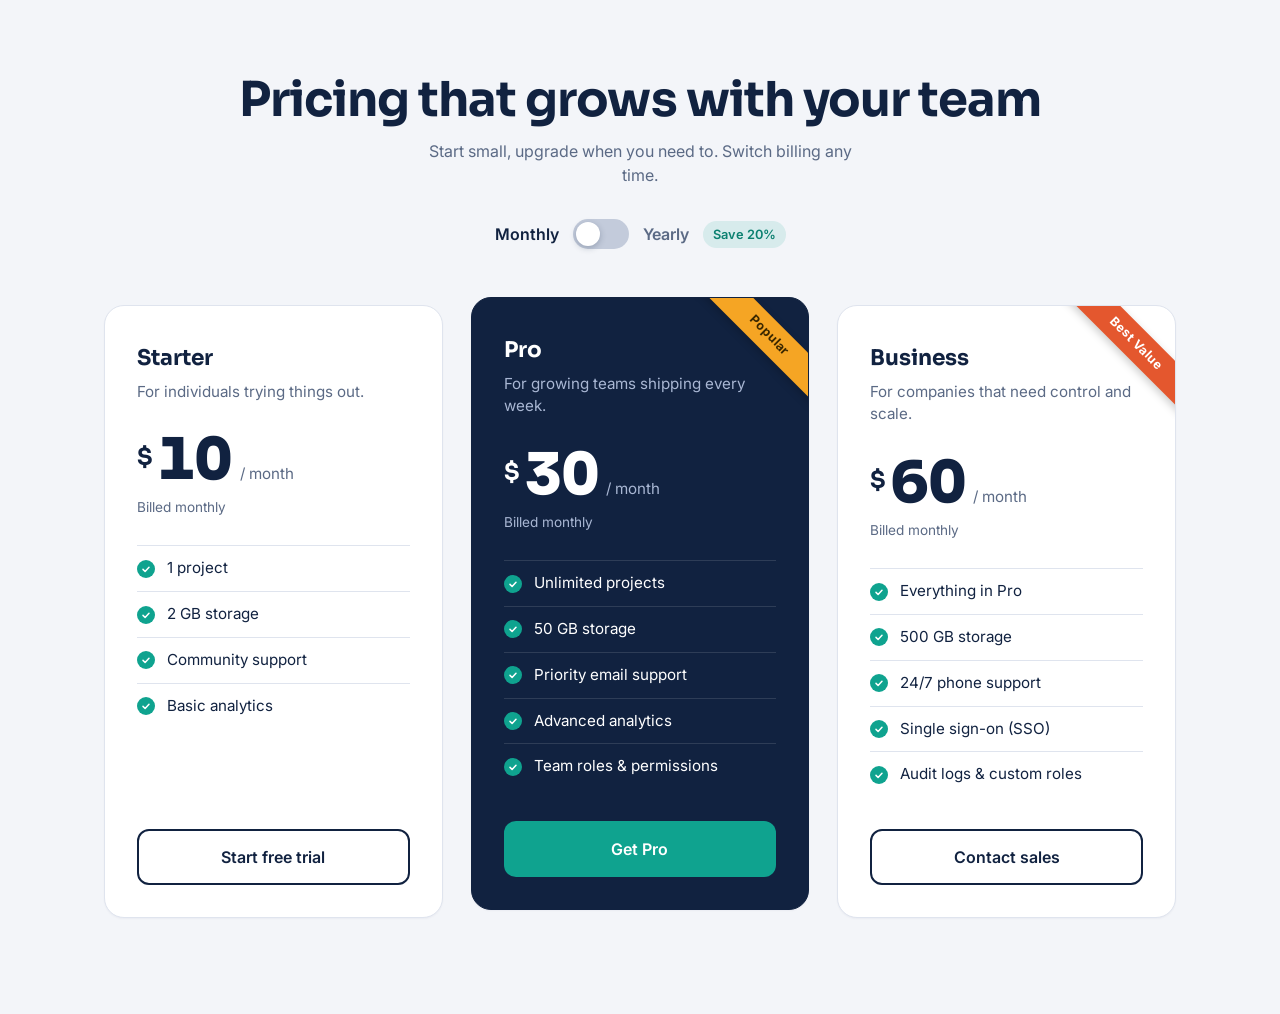
<file: Task-3/index.html>
<!DOCTYPE html>
<html lang="en">
<head>
  <meta charset="UTF-8" />
  <meta name="viewport" content="width=device-width, initial-scale=1" />
  <title>Responsive Product Pricing Cards</title>
  <meta name="description" content="SaaS pricing cards with a Monthly/Yearly billing toggle, hover effects and badge ribbons." />
  <link rel="preconnect" href="https://fonts.googleapis.com" />
  <link rel="preconnect" href="https://fonts.gstatic.com" crossorigin />
  <link href="https://fonts.googleapis.com/css2?family=Sora:wght@400;600;700;800&family=Inter:wght@400;500;600&display=swap" rel="stylesheet" />
  <link rel="stylesheet" href="style.css" />
</head>
<body>
  <main class="page">
    <header class="intro">
      <h1>Pricing that grows with your team</h1>
      <p>Start small, upgrade when you need to. Switch billing any time.</p>

      <div class="billing" role="group" aria-label="Billing cycle">
        <span class="billing__label is-active" id="label-monthly">Monthly</span>
        <button class="switch" id="billing-toggle" type="button" role="switch"
                aria-checked="false" aria-labelledby="label-monthly label-yearly">
          <span class="switch__thumb"></span>
        </button>
        <span class="billing__label" id="label-yearly">Yearly</span>
        <span class="billing__save">Save 20%</span>
      </div>
    </header>

    <section class="grid" aria-label="Pricing plans">

      <!-- Starter -->
      <article class="card" data-monthly="10" data-yearly="8" data-total="96">
        <h2 class="card__name">Starter</h2>
        <p class="card__desc">For individuals trying things out.</p>
        <p class="price">
          <span class="price__currency">$</span><span class="price__amount" data-price>10</span>
          <span class="price__period" data-period>/ month</span>
        </p>
        <p class="price__note" data-note>Billed monthly</p>
        <ul class="features">
          <li>1 project</li>
          <li>2 GB storage</li>
          <li>Community support</li>
          <li>Basic analytics</li>
        </ul>
        <a href="#" class="btn btn--outline">Start free trial</a>
      </article>

      <!-- Pro (Popular) -->
      <article class="card card--featured" data-monthly="30" data-yearly="24" data-total="288">
        <span class="ribbon ribbon--popular" aria-label="Most popular plan">Popular</span>
        <h2 class="card__name">Pro</h2>
        <p class="card__desc">For growing teams shipping every week.</p>
        <p class="price">
          <span class="price__currency">$</span><span class="price__amount" data-price>30</span>
          <span class="price__period" data-period>/ month</span>
        </p>
        <p class="price__note" data-note>Billed monthly</p>
        <ul class="features">
          <li>Unlimited projects</li>
          <li>50 GB storage</li>
          <li>Priority email support</li>
          <li>Advanced analytics</li>
          <li>Team roles &amp; permissions</li>
        </ul>
        <a href="#" class="btn btn--solid">Get Pro</a>
      </article>

      <!-- Business (Best Value) -->
      <article class="card" data-monthly="60" data-yearly="48" data-total="576">
        <span class="ribbon ribbon--value" aria-label="Best value plan">Best Value</span>
        <h2 class="card__name">Business</h2>
        <p class="card__desc">For companies that need control and scale.</p>
        <p class="price">
          <span class="price__currency">$</span><span class="price__amount" data-price>60</span>
          <span class="price__period" data-period>/ month</span>
        </p>
        <p class="price__note" data-note>Billed monthly</p>
        <ul class="features">
          <li>Everything in Pro</li>
          <li>500 GB storage</li>
          <li>24/7 phone support</li>
          <li>Single sign-on (SSO)</li>
          <li>Audit logs &amp; custom roles</li>
        </ul>
        <a href="#" class="btn btn--outline">Contact sales</a>
      </article>

    </section>
  </main>

  <script src="script.js"></script>
</body>
</html>
</file>
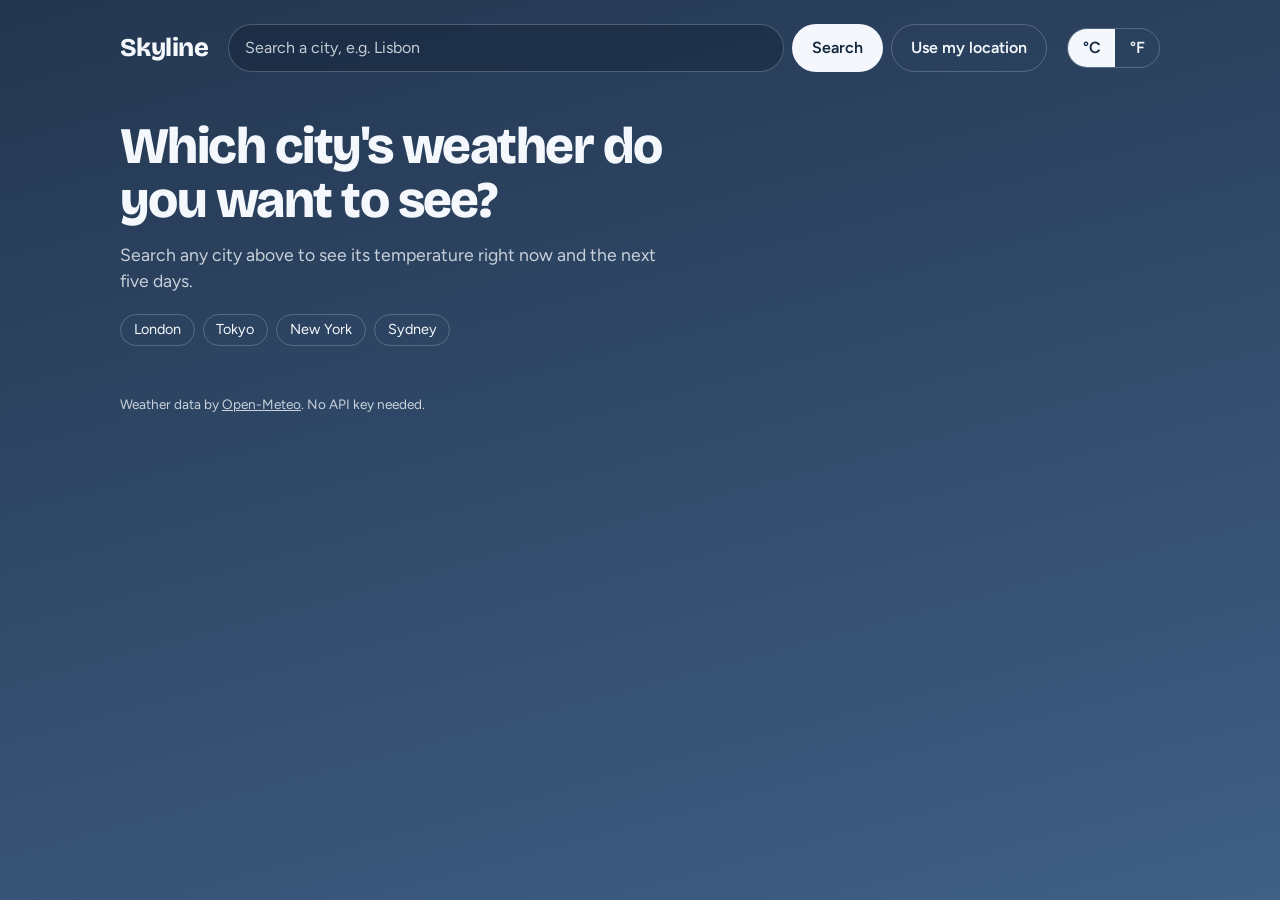
<file: Task-4-Weather-Dashboard/index.html>
<!DOCTYPE html>
<html lang="en">
<head>
  <meta charset="UTF-8" />
  <meta name="viewport" content="width=device-width, initial-scale=1" />
  <title>Skyline – Live Weather Dashboard</title>
  <meta name="description" content="Live city temperature, weather conditions and a 5-day forecast." />
  <link rel="preconnect" href="https://fonts.googleapis.com" />
  <link rel="preconnect" href="https://fonts.gstatic.com" crossorigin />
  <link href="https://fonts.googleapis.com/css2?family=Bricolage+Grotesque:opsz,wght@12..96,400;12..96,600;12..96,800&family=Figtree:wght@400;500;600&display=swap" rel="stylesheet" />
  <link rel="stylesheet" href="style.css" />
</head>
<body data-sky="idle">
  <div class="shell">
    <header class="top">
      <a class="brand" href="./" aria-label="Skyline home">Skyline</a>

      <form id="search-form" class="search" novalidate role="search">
        <label for="city-input" class="sr-only">City name</label>
        <input
          id="city-input"
          name="city"
          type="search"
          placeholder="Search a city, e.g. Lisbon"
          autocomplete="off"
          spellcheck="false"
          aria-describedby="field-error"
        />
        <button type="submit" class="btn btn-primary">Search</button>
        <button type="button" id="locate-btn" class="btn btn-ghost" title="Use my current location">Use my location</button>
      </form>

      <div class="unit-toggle" role="group" aria-label="Temperature unit">
        <button type="button" data-unit="c" aria-pressed="true">°C</button>
        <button type="button" data-unit="f" aria-pressed="false">°F</button>
      </div>
    </header>

    <p id="field-error" class="field-error" role="alert" hidden></p>
    <div id="recent" class="recent" aria-label="Recent searches"></div>

    <main id="view" class="view" aria-live="polite"></main>

    <footer class="foot">
      Weather data by <a href="https://open-meteo.com/" target="_blank" rel="noopener">Open-Meteo</a>. No API key needed.
    </footer>
  </div>

  <script src="script.js"></script>
</body>
</html>
</file>
<file: Task-3/style.css>
/* ---------- Tokens ---------- */
:root {
  --paper: #f3f5f9;
  --surface: #ffffff;
  --ink: #112240;
  --ink-soft: #5b6a85;
  --line: #dfe4ee;
  --teal: #0fa38f;
  --teal-dark: #0b8070;
  --amber: #f5a524;
  --coral: #e4572e;

  --font-display: "Sora", system-ui, sans-serif;
  --font-body: "Inter", system-ui, -apple-system, "Segoe UI", sans-serif;

  --ease: cubic-bezier(.22, .8, .3, 1);
}

*, *::before, *::after { box-sizing: border-box; }

body {
  margin: 0;
  font-family: var(--font-body);
  color: var(--ink);
  background: var(--paper);
  line-height: 1.5;
  -webkit-font-smoothing: antialiased;
}

.page {
  max-width: 1120px;
  margin: 0 auto;
  padding: 72px 24px 96px;
}

/* ---------- Intro + billing toggle ---------- */
.intro { text-align: center; margin-bottom: 56px; }
.intro h1 {
  font-family: var(--font-display);
  font-size: clamp(1.9rem, 4.5vw, 3rem);
  line-height: 1.15;
  letter-spacing: -0.02em;
  margin: 0 0 12px;
}
.intro p { margin: 0 auto 32px; max-width: 46ch; color: var(--ink-soft); }

.billing {
  display: inline-flex;
  align-items: center;
  gap: 14px;
  flex-wrap: wrap;
  justify-content: center;
}
.billing__label {
  font-weight: 600;
  color: var(--ink-soft);
  transition: color .25s var(--ease);
}
.billing__label.is-active { color: var(--ink); }

.billing__save {
  font-size: .8rem;
  font-weight: 600;
  color: var(--teal-dark);
  background: rgba(15, 163, 143, .12);
  padding: 4px 10px;
  border-radius: 999px;
}

.switch {
  position: relative;
  width: 56px;
  height: 30px;
  padding: 0;
  border: 0;
  border-radius: 999px;
  background: #c3cbdb;
  cursor: pointer;
  transition: background .3s var(--ease);
}
.switch__thumb {
  position: absolute;
  top: 3px;
  left: 3px;
  width: 24px;
  height: 24px;
  border-radius: 50%;
  background: #fff;
  box-shadow: 0 2px 6px rgba(17, 34, 64, .25);
  transition: transform .3s var(--ease);
}
.switch[aria-checked="true"] { background: var(--teal); }
.switch[aria-checked="true"] .switch__thumb { transform: translateX(26px); }
.switch:focus-visible { outline: 3px solid var(--ink); outline-offset: 3px; }

/* ---------- Grid ---------- */
.grid {
  display: grid;
  grid-template-columns: repeat(3, 1fr);
  gap: 28px;
  align-items: stretch;
}

/* ---------- Card ---------- */
.card {
  position: relative;
  overflow: hidden;               /* clips the corner ribbons */
  display: flex;
  flex-direction: column;
  padding: 36px 32px 32px;
  background: var(--surface);
  border: 1px solid var(--line);
  border-radius: 20px;
  box-shadow: 0 1px 2px rgba(17, 34, 64, .04);
  transition: transform .35s var(--ease),
              box-shadow .35s var(--ease),
              border-color .35s var(--ease);
}
.card:hover,
.card:focus-within {
  transform: translateY(-10px) scale(1.02);
  box-shadow: 0 28px 48px -16px rgba(17, 34, 64, .28);
  border-color: var(--teal);
}

.card__name {
  font-family: var(--font-display);
  font-size: 1.35rem;
  margin: 0 0 6px;
}
.card__desc { margin: 0 0 28px; color: var(--ink-soft); font-size: .95rem; }

/* Featured (Pro) card */
.card--featured {
  background: var(--ink);
  color: #fff;
  border-color: var(--ink);
  transform: translateY(-8px);
}
.card--featured:hover,
.card--featured:focus-within {
  transform: translateY(-18px) scale(1.03);
  border-color: var(--teal);
}
.card--featured .card__desc,
.card--featured .price__period,
.card--featured .price__note { color: #a9b7d3; }
.card--featured .features li { border-color: rgba(255, 255, 255, .12); }

/* ---------- Price ---------- */
.price {
  display: flex;
  align-items: baseline;
  gap: 4px;
  margin: 0;
  font-family: var(--font-display);
}
.price__currency { font-size: 1.5rem; font-weight: 700; align-self: flex-start; margin-top: 8px; }
.price__amount {
  font-size: 3.6rem;
  font-weight: 800;
  letter-spacing: -0.03em;
  line-height: 1;
  font-variant-numeric: tabular-nums;
}
.price__period { font-family: var(--font-body); color: var(--ink-soft); font-size: .95rem; margin-left: 4px; }
.price__note { margin: 8px 0 28px; font-size: .85rem; color: var(--ink-soft); min-height: 1.3em; }

/* ---------- Features ---------- */
.features { list-style: none; margin: 0 0 32px; padding: 0; flex: 1; }
.features li {
  position: relative;
  padding: 11px 0 11px 30px;
  border-top: 1px solid var(--line);
  font-size: .95rem;
}
.features li::before {
  content: "";
  position: absolute;
  left: 0;
  top: 50%;
  width: 18px;
  height: 18px;
  transform: translateY(-50%);
  border-radius: 50%;
  background: var(--teal)
    url("data:image/svg+xml,%3Csvg xmlns='http://www.w3.org/2000/svg' viewBox='0 0 16 16'%3E%3Cpath d='M4 8.5l2.8 2.8L12 5.6' fill='none' stroke='white' stroke-width='2' stroke-linecap='round' stroke-linejoin='round'/%3E%3C/svg%3E")
    center / 12px no-repeat;
}

/* ---------- Buttons ---------- */
.btn {
  display: block;
  text-align: center;
  text-decoration: none;
  font-weight: 600;
  padding: 14px 20px;
  border-radius: 12px;
  border: 2px solid transparent;
  transition: background .25s var(--ease), color .25s var(--ease),
              border-color .25s var(--ease), transform .25s var(--ease);
}
.btn:hover { transform: translateY(-2px); }
.btn:focus-visible { outline: 3px solid var(--amber); outline-offset: 3px; }
.btn--outline { color: var(--ink); border-color: var(--ink); }
.btn--outline:hover { background: var(--ink); color: #fff; }
.btn--solid { background: var(--teal); color: #fff; }
.btn--solid:hover { background: var(--teal-dark); }

/* ---------- Corner ribbons ---------- */
.ribbon {
  position: absolute;
  top: 22px;
  right: -46px;
  width: 170px;
  padding: 6px 0;
  text-align: center;
  transform: rotate(45deg);
  font-size: .78rem;
  font-weight: 700;
  letter-spacing: .04em;
  color: #fff;
  box-shadow: 0 3px 8px rgba(0, 0, 0, .2);
  transition: transform .35s var(--ease);
}
.ribbon--popular { background: var(--amber); color: #3b2800; }
.ribbon--value   { background: var(--coral); }
.card:hover .ribbon { transform: rotate(45deg) scale(1.08); }

/* ---------- Responsive ---------- */
@media (max-width: 900px) {
  .grid { grid-template-columns: 1fr; max-width: 440px; margin: 0 auto; }
  .card--featured { transform: none; }
  .card--featured:hover, .card--featured:focus-within { transform: translateY(-8px) scale(1.02); }
}
@media (max-width: 480px) {
  .page { padding: 48px 16px 64px; }
  .card { padding: 32px 24px 24px; }
  .price__amount { font-size: 3rem; }
}

/* ---------- Reduced motion ---------- */
@media (prefers-reduced-motion: reduce) {
  *, *::before, *::after { transition-duration: .01ms !important; }
  .card:hover, .card:focus-within,
  .card--featured:hover, .card--featured:focus-within { transform: none; }
}
</file>
<file: Task-4-Weather-Dashboard/style.css>
/* ---------- Tokens ---------- */
:root {
  --ink: #f4f8fc;
  --ink-soft: rgba(244, 248, 252, 0.78);
  --line: rgba(244, 248, 252, 0.22);
  --panel: rgba(8, 20, 38, 0.28);
  --danger: #ffd2c9;
  --accent: #ffd27a;

  /* sky gradient, changed per weather via body[data-sky] */
  --sky-a: #23364f;
  --sky-b: #3f5f86;

  --font-display: "Bricolage Grotesque", "Segoe UI", system-ui, sans-serif;
  --font-body: "Figtree", "Segoe UI", system-ui, sans-serif;
}

body[data-sky="clear-day"]   { --sky-a: #1c5aa3; --sky-b: #5aa3dc; }
body[data-sky="clear-night"] { --sky-a: #0c1630; --sky-b: #2a3a6b; }
body[data-sky="cloudy"]      { --sky-a: #3d5166; --sky-b: #7b93a8; }
body[data-sky="fog"]         { --sky-a: #4a5a68; --sky-b: #93a3ae; }
body[data-sky="rain"]        { --sky-a: #1f3345; --sky-b: #4b6a85; }
body[data-sky="snow"]        { --sky-a: #476079; --sky-b: #9db5cb; }
body[data-sky="storm"]       { --sky-a: #1a1a33; --sky-b: #4a4472; }

/* ---------- Base ---------- */
* { box-sizing: border-box; }
html { -webkit-text-size-adjust: 100%; }

body {
  margin: 0;
  min-height: 100vh;
  font-family: var(--font-body);
  font-size: 1rem;
  line-height: 1.5;
  color: var(--ink);
  background: linear-gradient(165deg, var(--sky-a), var(--sky-b)) fixed;
  transition: background 0.9s ease;
}

.shell {
  max-width: 1080px;
  margin: 0 auto;
  padding: 1.5rem 1.25rem 2rem;
}

.sr-only {
  position: absolute; width: 1px; height: 1px; margin: -1px; padding: 0;
  overflow: hidden; clip: rect(0 0 0 0); white-space: nowrap; border: 0;
}

:focus-visible { outline: 3px solid var(--accent); outline-offset: 2px; }
a { color: inherit; }

/* ---------- Header ---------- */
.top {
  display: flex;
  flex-wrap: wrap;
  align-items: center;
  gap: 0.75rem 1.25rem;
}

.brand {
  font-family: var(--font-display);
  font-weight: 800;
  font-size: 1.6rem;
  letter-spacing: -0.02em;
  text-decoration: none;
  margin-right: auto;
}

.search {
  display: flex;
  flex: 1 1 420px;
  gap: 0.5rem;
  flex-wrap: wrap;
}

.search input {
  flex: 1 1 200px;
  min-width: 0;
  padding: 0.7rem 1rem;
  font: inherit;
  color: var(--ink);
  background: var(--panel);
  border: 1.5px solid var(--line);
  border-radius: 999px;
}
.search input::placeholder { color: var(--ink-soft); }
.search input[aria-invalid="true"] { border-color: var(--danger); }

.btn {
  font: inherit;
  font-weight: 600;
  padding: 0.7rem 1.2rem;
  border-radius: 999px;
  border: 1.5px solid transparent;
  cursor: pointer;
  color: var(--ink);
}
.btn-primary { background: var(--ink); color: #12263d; }
.btn-primary:hover { background: #fff; }
.btn-ghost { background: transparent; border-color: var(--line); }
.btn-ghost:hover { background: var(--panel); }
.btn[disabled] { opacity: 0.55; cursor: progress; }

.unit-toggle {
  display: inline-flex;
  border: 1.5px solid var(--line);
  border-radius: 999px;
  overflow: hidden;
}
.unit-toggle button {
  font: inherit;
  font-weight: 600;
  padding: 0.45rem 0.9rem;
  color: var(--ink);
  background: transparent;
  border: 0;
  cursor: pointer;
}
.unit-toggle button[aria-pressed="true"] { background: var(--ink); color: #12263d; }

.field-error {
  margin: 0.6rem 0 0 1rem;
  color: var(--danger);
  font-weight: 500;
}

.recent {
  display: flex;
  flex-wrap: wrap;
  gap: 0.5rem;
  margin-top: 0.9rem;
  min-height: 1px;
}
.chip {
  font: inherit;
  font-size: 0.9rem;
  color: var(--ink);
  background: transparent;
  border: 1px solid var(--line);
  border-radius: 999px;
  padding: 0.25rem 0.8rem;
  cursor: pointer;
}
.chip:hover { background: var(--panel); }

/* ---------- Main view ---------- */
.view { margin-top: 2rem; }

.weather {
  display: grid;
  grid-template-columns: minmax(0, 1.1fr) minmax(0, 1fr);
  gap: 2.5rem 3.5rem;
  align-items: start;
}

/* Current conditions: sits directly on the sky, no card */
.now .place {
  margin: 0;
  font-family: var(--font-display);
  font-weight: 600;
  font-size: clamp(1.6rem, 3.4vw, 2.2rem);
  letter-spacing: -0.01em;
  line-height: 1.15;
}
.now .region { margin: 0.2rem 0 0; color: var(--ink-soft); }

.now .reading {
  display: flex;
  align-items: center;
  gap: 1rem;
  margin-top: 1.25rem;
}
.now .temp {
  font-family: var(--font-display);
  font-weight: 800;
  font-size: clamp(5.5rem, 17vw, 9.5rem);
  line-height: 0.9;
  letter-spacing: -0.05em;
}
.now .temp sup {
  font-size: 0.38em;
  font-weight: 600;
  letter-spacing: 0;
  vertical-align: top;
  position: relative;
  top: 0.18em;
  margin-left: 0.08em;
}
.now .reading .icon svg { width: clamp(72px, 12vw, 120px); height: auto; display: block; }

.now .summary {
  margin: 0.9rem 0 0;
  font-family: var(--font-display);
  font-size: 1.5rem;
  font-weight: 600;
}
.now .stamp { margin: 0.2rem 0 0; color: var(--ink-soft); font-size: 0.9rem; }

.facts {
  display: grid;
  grid-template-columns: repeat(2, minmax(0, 1fr));
  gap: 1rem 1.5rem;
  margin: 1.75rem 0 0;
  padding-top: 1.25rem;
  border-top: 1px solid var(--line);
}
.facts dt { color: var(--ink-soft); font-size: 0.9rem; }
.facts dd { margin: 0; font-weight: 600; font-size: 1.15rem; }

.matches { margin-top: 1.5rem; }
.matches p { margin: 0 0 0.5rem; color: var(--ink-soft); font-size: 0.9rem; }
.matches .chip-row { display: flex; flex-wrap: wrap; gap: 0.5rem; }

/* 5-day forecast */
.forecast h2 {
  margin: 0 0 0.75rem;
  font-family: var(--font-display);
  font-weight: 600;
  font-size: 1.25rem;
}
.forecast ol {
  list-style: none;
  margin: 0;
  padding: 0.25rem 1.25rem;
  background: var(--panel);
  border-radius: 20px;
}
.day {
  display: grid;
  grid-template-columns: 4.2rem 2.6rem 2.8rem 1fr;
  align-items: center;
  gap: 0.5rem 0.75rem;
  padding: 0.85rem 0;
}
.day + .day { border-top: 1px solid var(--line); }
.day .name { font-weight: 600; }
.day .icon svg { width: 2.4rem; height: 2.4rem; display: block; }
.day .rain { font-size: 0.85rem; color: var(--ink-soft); }
.day .lo { text-align: right; color: var(--ink-soft); font-variant-numeric: tabular-nums; }
.day .hi { font-weight: 600; font-variant-numeric: tabular-nums; }

/* min–max range bar, positioned relative to the whole week */
.range {
  position: relative;
  height: 6px;
  border-radius: 6px;
  background: var(--line);
}
.range > span {
  position: absolute;
  top: 0; bottom: 0;
  border-radius: 6px;
  background: linear-gradient(90deg, #9fd3ff, var(--accent));
}
.day .temps {
  display: grid;
  grid-template-columns: 2.8rem 1fr 2.8rem;
  align-items: center;
  gap: 0.6rem;
}

/* ---------- States: empty / loading / error ---------- */
.state { max-width: 34rem; }
.state h2 {
  margin: 0;
  font-family: var(--font-display);
  font-weight: 800;
  font-size: clamp(2rem, 5vw, 3.2rem);
  line-height: 1.05;
  letter-spacing: -0.03em;
}
.state p { margin: 0.9rem 0 0; color: var(--ink-soft); font-size: 1.1rem; }
.state .actions { margin-top: 1.25rem; display: flex; flex-wrap: wrap; gap: 0.5rem; }
.state.error h2 { color: var(--danger); }

.skeleton { display: grid; gap: 1rem; }
.skeleton i {
  display: block;
  border-radius: 14px;
  background: linear-gradient(90deg, var(--panel), rgba(255,255,255,0.14), var(--panel));
  background-size: 200% 100%;
  animation: shimmer 1.4s linear infinite;
}
@keyframes shimmer { to { background-position: -200% 0; } }

.foot { margin-top: 3rem; color: var(--ink-soft); font-size: 0.85rem; }

/* ---------- Responsive ---------- */
@media (max-width: 820px) {
  .weather { grid-template-columns: 1fr; }
  .brand { margin-right: 0; width: 100%; }
}
@media (max-width: 420px) {
  .day { grid-template-columns: 3.4rem 2.2rem 1fr; }
  .day .rain { display: none; }
}

@media (prefers-reduced-motion: reduce) {
  * { animation: none !important; transition: none !important; }
}
</file>
